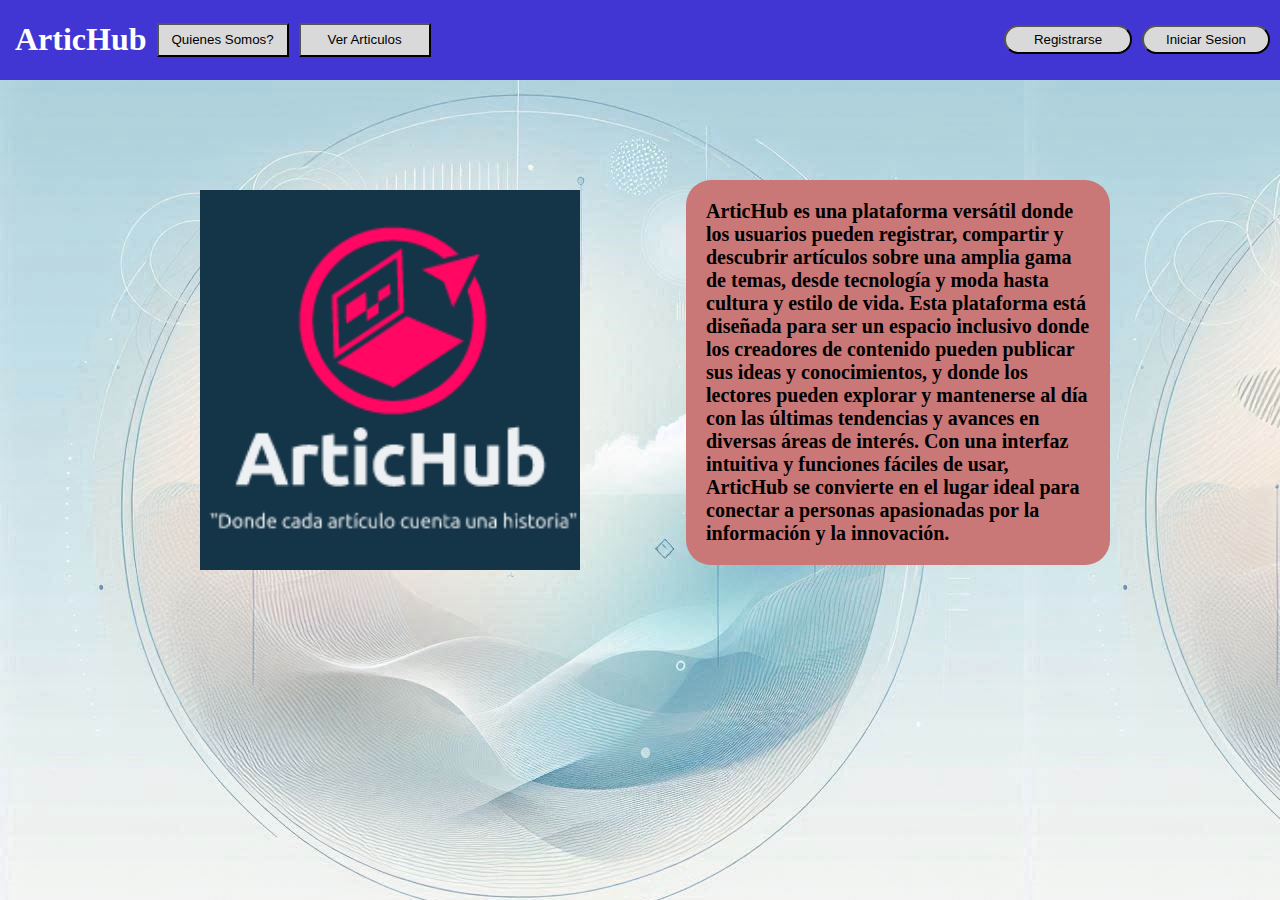
<file: index.html>
<!DOCTYPE html>
<html lang="en">

<head>
    <meta charset="UTF-8">
    <meta name="viewport" content="width=device-width, initial-scale=1.0">
    <link rel="stylesheet" href="frontend/styles/index.css">
    <title>Inicio</title>
    <link rel="icon" href="ar/079e7d0c4555412c8590abdad08ea635-free.png" type="image/x-icon"/>
</head>

<body>
    <header>
        <nav>
            <h1 id="Ini">ArticHub</h1>
            <div class="menu-1">
                <a href="index.html"><button type="button" id="Somos">Quienes Somos?</button></a>
                <a href="frontend/templates/articulos.html"><button type="button" id="Articulos">Ver Articulos</button></a>
            </div>
            <div class="menu-2">
                <button type="button" type="registrar" id="Registrarse">Registrarse</button>
                <button type="button" id="Inicio">Iniciar Sesion</button>
            </div>

            <button class="menu_boton" id="menu_boton">☰</button>
        </nav>
        <nav class="menu" id="menu">
            <a href="index.html">Quienes Somos?</a>
            <hr>
            <a href="frontend/templates/articulos.html">Ver Articulos</a>
            <hr>
            <button type="button" id="RegistrarseM">Registrarse</button>
            <hr>
            <button type="button" id="InicioM">Iniciar Sesion</button>
        </nav>
    </header>


    <div class="container" id="container">
        <div class="in-flex">
            <img src="../../ar/079e7d0c4555412c8590abdad08ea635-free.png" alt="Logo de la pagina">
        </div>

        <div class="in-flex">
            <h3>ArticHub es una plataforma versátil donde los usuarios pueden registrar, compartir y descubrir artículos
                sobre una amplia gama de temas, desde tecnología y moda hasta cultura y estilo de vida. Esta plataforma
                está diseñada para ser un espacio inclusivo donde los creadores de contenido pueden publicar sus ideas y
                conocimientos, y donde los lectores pueden explorar y mantenerse al día con las últimas tendencias y
                avances en diversas áreas de interés. Con una interfaz intuitiva y funciones fáciles de usar, ArticHub
                se convierte en el lugar ideal para conectar a personas apasionadas por la información y la innovación.
            </h3>
        </div>
    </div>

    <div class="modal-inicio" id="modal_inicio">
        <p class="close-modal" id="closeModal">&times;</p>
        <h1>Inicio de sesion</h1>
        <form action="">
            <input type="email" name="Usuario" id="usuario" placeholder="Usuario" required>
            <input type="password" name="contraseña" id="contraseña" placeholder="Contraseña" required>
            <button type="submit" id="boton_iniciar">Iniciar</button>
        </form>
        <h4 id="olvide_contra">olvidaste tu contraseña?</h4>
    </div>

    <div class="modal-contra" id="modal_contra">
        <p class="close-modal" id="closeModal">&times;</p>
        <h1>Olvidaste tu contraseña</h1>
        <form action="">
            <input type="email" placeholder="Ingrese el correo" required>
            <button type="submit" id="enviar-correo">Enviar correo</button>
        </form>
    </div>

    <div id="registroContainer" class="modal-registro">
        <p class="close-modal" id="closeModal">&times;</p>
        <h2>Registrarme</h2>
        <form action="">
            <div class="form-columns">
                <div class="left-column">
                    <input type="text" id="nombre_usuario" placeholder="Nombre usuario" required>
                    <input type="email" id="email" placeholder="Correo Electronico" required>
                    <input type="text" id="nombre_completo" placeholder="Nombre Completo" required>
                    <fieldset>
                        <legend>Género (Opcional):</legend>
                        <label>
                            <input type="radio" name="genero" value="Masculino"> Masculino
                        </label>
                        <label>
                            <input type="radio" name="genero" value="Femenino"> Femenino
                        </label>
                        <label>
                            <input type="radio" name="genero" value="Otro"> Otro
                        </label>
                        <label>
                            <input type="radio" name="genero" value="Prefiero no decirlo"> Prefiero no decirlo
                        </label>
                    </fieldset>
                </div>
                <div class="right-column">
                    <input type="date" id="fecha" placeholder="Fecha de nacimiento" required>
                    <input type="text" id="pais" placeholder="País o Región" required>
                    <input type="password" id="pass" placeholder="Contraseña" required>
                    <input type="password" id="conpass" placeholder="Confirmar Contraseña" required>
                    <button type="submit" id="registrar">Registrar</button>
                </div>
            </div>
        </form>
    </div>
    <script src="frontend/js/script.js"></script>
</body>

</html>
</file>
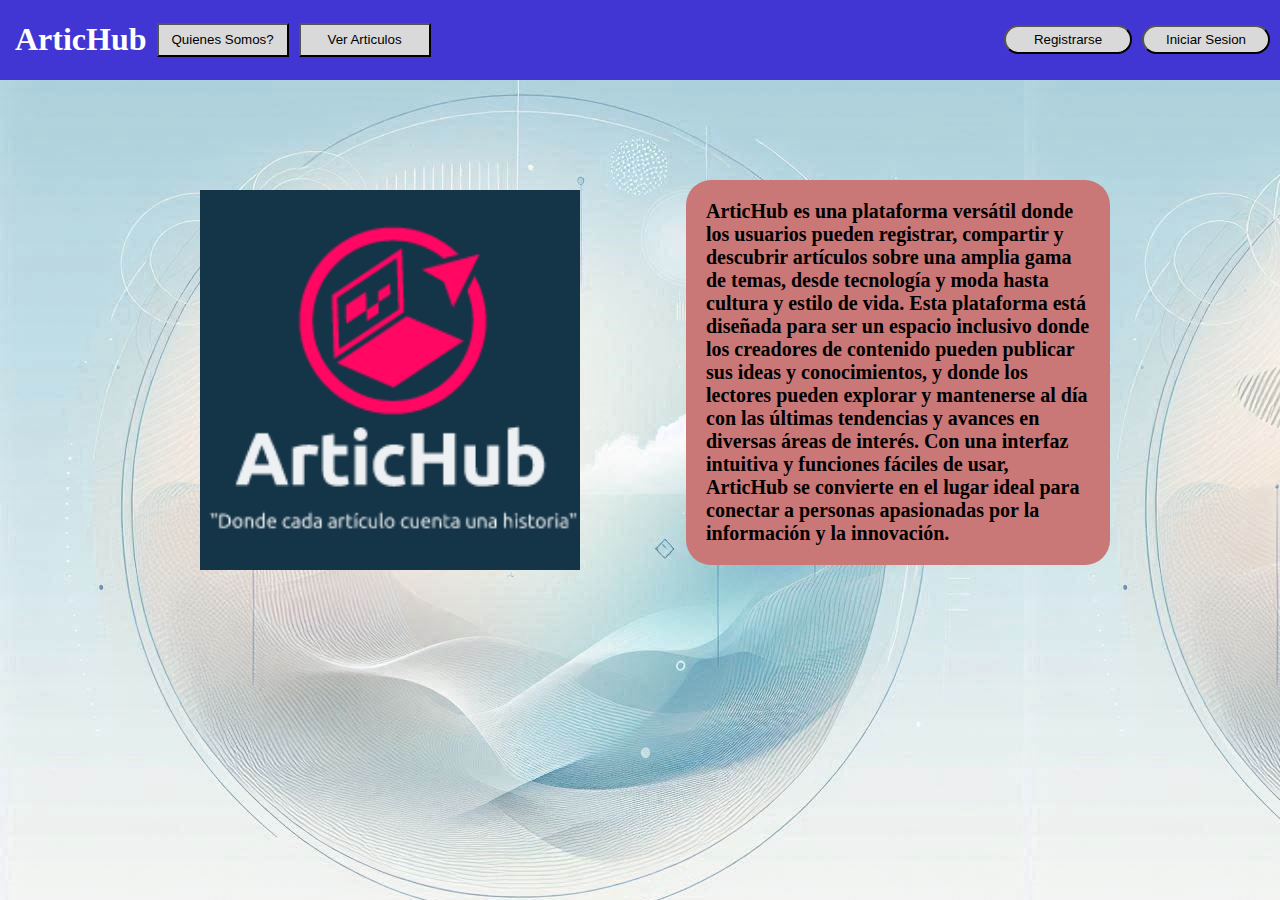
<file: frontend/templates/index.html>
<!DOCTYPE html>
<html lang="en">

<head>
    <meta charset="UTF-8">
    <meta name="viewport" content="width=device-width, initial-scale=1.0">
    <link rel="stylesheet" href="../styles/index.css">
    <title>Inicio</title>
</head>

<body>
    <header>
        <nav>
            <h1 id="Ini">ArticHub</h1>
            <div class="menu-1">
                <a href="index.html"><button type="button" id="Somos">Quienes Somos?</button></a>
                <a href="articulos.html"><button type="button" id="Articulos">Ver Articulos</button></a>
            </div>
            <div class="menu-2">
                <button type="button" type="registrar" id="Registrarse">Registrarse</button>
                <button type="button" id="Inicio">Iniciar Sesion</button>
            </div>

            <button class="menu_boton" id="menu_boton">☰</button>
        </nav>
        <nav class="menu" id="menu">
            <a href="index.html">Quienes Somos?</a>
            <hr>
            <a href="articulos.html">Ver Articulos</a>
            <hr>
            <button type="button" id="Registrarse">Registrarse</button>
            <hr>
            <button type="button" id="Inicio">Iniciar Sesion</button>
        </nav>

    </header>


    <div class="container" id="container">
        <div class="in-flex">
            <img src="../../ar/079e7d0c4555412c8590abdad08ea635-free.png" alt="Logo de la pagina">
        </div>

        <div class="in-flex">
            <h3>ArticHub es una plataforma versátil donde los usuarios pueden registrar, compartir y descubrir artículos
                sobre una amplia gama de temas, desde tecnología y moda hasta cultura y estilo de vida. Esta plataforma
                está diseñada para ser un espacio inclusivo donde los creadores de contenido pueden publicar sus ideas y
                conocimientos, y donde los lectores pueden explorar y mantenerse al día con las últimas tendencias y
                avances en diversas áreas de interés. Con una interfaz intuitiva y funciones fáciles de usar, ArticHub
                se convierte en el lugar ideal para conectar a personas apasionadas por la información y la innovación.
            </h3>
        </div>
    </div>

    <div class="modal-inicio" id="modal_inicio">
        <p class="close-modal" id="closeModal">&times;</p>
        <h1>Inicio de sesion</h1>
        <form action="">
            <input type="text" name="Usuario" id="usuario" placeholder="Usuario" required>
            <input type="text" name="contraseña" id="contraseña" placeholder="Contraseña" required>
            <button type="submit" id="boton_iniciar">Iniciar</button>
        </form>
        <h4 id="olvide_contra">olvidaste tu contraseña?</h4>
    </div>

    <div class="modal-contra" id="modal_contra">
        <p class="close-modal" id="closeModal">&times;</p>
        <h1>Olvidaste tu contraseña</h1>
        <form action="">
            <input type="email" placeholder="Ingrese el correo">
            <button type="submit" id="enviar-correo">Enviar correo</button>
        </form>
    </div>

    <div id="registroContainer" class="modal-registro">
        <p class="close-modal" id="closeModal">&times;</p>
        <h2>Registrarme</h2>
        <form action="">
            <div class="form-columns">
                <div class="left-column">
                    <input type="text" placeholder="Nombre usuario" required>
                    <input type="email" placeholder="Correo Electronico" required>
                    <input type="text" placeholder="Nombre Completo" required>
                    <fieldset>
                        <legend>Género (Opcional):</legend>
                        <label>
                            <input type="radio" name="genero" value="Masculino"> Masculino
                        </label>
                        <label>
                            <input type="radio" name="genero" value="Femenino"> Femenino
                        </label>
                        <label>
                            <input type="radio" name="genero" value="Otro"> Otro
                        </label>
                        <label>
                            <input type="radio" name="genero" value="Prefiero no decirlo"> Prefiero no decirlo
                        </label>
                    </fieldset>
                </div>
                <div class="right-column">
                    <input type="date" placeholder="Fecha de nacimiento" required>
                    <input type="text" placeholder="País o Región" required>
                    <input type="password" placeholder="Contraseña" required>
                    <input type="password" placeholder="Confirmar Contraseña" required>
                    <button type="submit" id="registrar">Registrar</button>
                </div>
            </div>
        </form>
    </div>
    <script src="../js/script.js"></script>
</body>

</html>
</file>
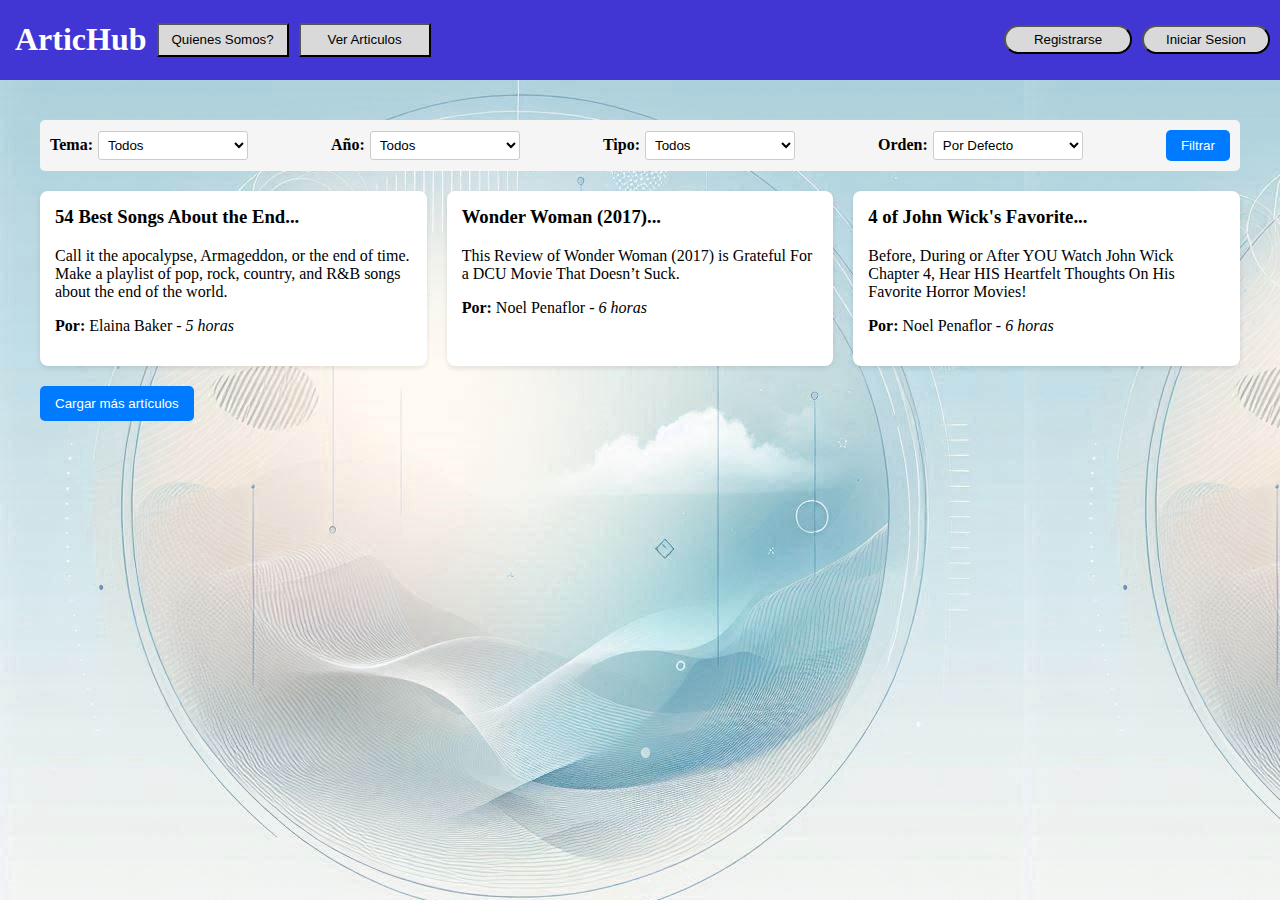
<file: frontend/templates/articulos.html>
<!DOCTYPE html>
<html lang="en">
<head>
    <meta charset="UTF-8">
    <meta name="viewport" content="width=device-width, initial-scale=1.0">
    <link rel="stylesheet" href="../styles/articulos.css">
    <title>Ver Articulos</title>
    <link rel="icon" href="../../ar/079e7d0c4555412c8590abdad08ea635-free.png" type="image/x-icon"/>
</head>
<body>
    <header>
        <nav>
            <h1 id="Ini">ArticHub</h1>
            <div class="menu-1">
                <a href="../../index.html"><button type="button" id="Somos">Quienes Somos?</button></a>
                <a href="articulos.html"><button type="button" id="Articulos">Ver Articulos</button></a>
            </div>
            <div class="menu-2">
                <button type="button" type="registrar" id="Registrarse">Registrarse</button>
                <button type="button" id="Inicio">Iniciar Sesion</button>
            </div>
            <button class="menu_boton" id="menu_boton">☰</button>
        </nav>
        <nav class="menu" id="menu">
            <a href="../../index.html">Quienes Somos?</a>
            <hr>
            <a href="articulos.html">Ver Articulos</a>
            <hr>
            <button type="button" id="RegistrarseM">Registrarse</button>
            <hr>
            <button type="button" id="InicioM">Iniciar Sesion</button>
        </nav>
    </header>

    <div class="container" id="container">
        <div class="filter-bar">
            <div class="filter-dropdown">
                <span>Tema:</span>
                <select>
                    <option value="todos">Todos</option>
                    <option value="accion">Acción</option>
                    <option value="artes-marciales">Artes Marciales</option>
                    <option value="aventuras">Aventuras</option>
                    <option value="carreras">Carreras</option>
                    <!-- Añade más opciones según sea necesario -->
                </select>
            </div>
            
            <div class="filter-dropdown">
                <span>Año:</span>
                <select>
                    <option value="todos">Todos</option>
                    <option value="2024">2024</option>
                    <option value="2023">2023</option>
                    <option value="2022">2022</option>
                    <!-- Añade más opciones según sea necesario -->
                </select>
            </div>
        
            <div class="filter-dropdown">
                <span>Tipo:</span>
                <select>
                    <option value="todos">Todos</option>
                    <option value="anime">Anime</option>
                    <option value="manga">Manga</option>
                    <!-- Añade más opciones según sea necesario -->
                </select>
            </div>

            <div class="filter-dropdown">
                <span>Orden:</span>
                <select>
                    <option value="defecto">Por Defecto</option>
                    <option value="alfabetico">Alfabético</option>
                    <option value="recientes">Más recientes</option>
                    <option value="recientes">Más antiguo</option>
                </select>
            </div>
        
            <button class="filter-button">Filtrar</button>
        </div>
        
        <div id="generoModal" class="modal">
            <div class="modal-content">
                <span class="close">&times;</span>
                <div class="category-list">
                    <label><input type="checkbox" value="accion"> Acción</label>
                    <label><input type="checkbox" value="artes-marciales"> Artes Marciales</label>
                    <label><input type="checkbox" value="aventuras"> Aventuras</label>
                    <label><input type="checkbox" value="carreras"> Carreras</label>
                    <label><input type="checkbox" value="ciencia-ficcion"> Ciencia Ficción</label>
                    <label><input type="checkbox" value="comedia"> Comedia</label>
                    <label><input type="checkbox" value="deportes"> Deportes</label>
                    <label><input type="checkbox" value="drama"> Drama</label>
                    <label><input type="checkbox" value="fantasia"> Fantasía</label>
                    <label><input type="checkbox" value="historico"> Histórico</label>
                    <!-- Añade más categorías según sea necesario -->
                </div>
                <button class="filter-button apply-filters">Aplicar Filtros</button>
            </div>
        </div>

        <div id="articles" class="articles"></div>
        <button id="loadMore" class="load-more">Cargar más artículos</button>
    </div>


    <div class="modal-inicio" id="modal_inicio">
        <p class="close-modal" id="closeModal">&times;</p>
        <h1>Inicio de sesion</h1>
        <form action="">
            <input type="email" name="Usuario" id="usuario" placeholder="Usuario" required>
            <input type="password" name="contraseña" id="contraseña" placeholder="Contraseña" required>
            <button type="submit" id="boton_iniciar">Iniciar</button>
        </form>
        <h4 id="olvide_contra">olvidaste tu contraseña?</h4>
    </div>
    
    <div class="modal-contra" id="modal_contra">
        <p class="close-modal" id="closeModal">&times;</p>
        <h1>Olvidaste tu contraseña</h1>
        <form action="">
            <input type="email" placeholder="Ingrese el correo" required>
            <button type="submit" id="enviar-correo">Enviar correo</button>
        </form>
    </div>

    <div id="registroContainer" class="modal-registro">
        <p class="close-modal" id="closeModal">&times;</p>
        <h2>Registrarme</h2>
        <form action="">
            <div class="form-columns">
                <div class="left-column">
                    <input type="text" placeholder="Nombre usuario" required>
                    <input type="email" placeholder="Correo Electronico" required>
                    <input type="text" placeholder="Nombre Completo" required>
                    <fieldset>
                        <legend>Género (Opcional):</legend>
                        <label>
                            <input type="radio" name="genero" value="Masculino"> Masculino
                        </label>
                        <label>
                            <input type="radio" name="genero" value="Femenino"> Femenino
                        </label>
                        <label>
                            <input type="radio" name="genero" value="Otro"> Otro
                        </label>
                        <label>
                            <input type="radio" name="genero" value="Prefiero no decirlo"> Prefiero no decirlo
                        </label>
                    </fieldset>
                </div>
                <div class="right-column">
                    <input type="date" placeholder="Fecha de nacimiento" required>
                    <input type="text" placeholder="País o Región" required>
                    <input type="password" placeholder="Contraseña" required>
                    <input type="password" placeholder="Confirmar Contraseña" required>
                    <button type="submit" id="registrar" onclick=registrar()>Registrar</button>
                </div>
            </div>
        </form>
    </div>
    <script src="../js/script.js"></script>
    <script src="../js/articulos.js"></script>
    
</body>
</html>
</file>
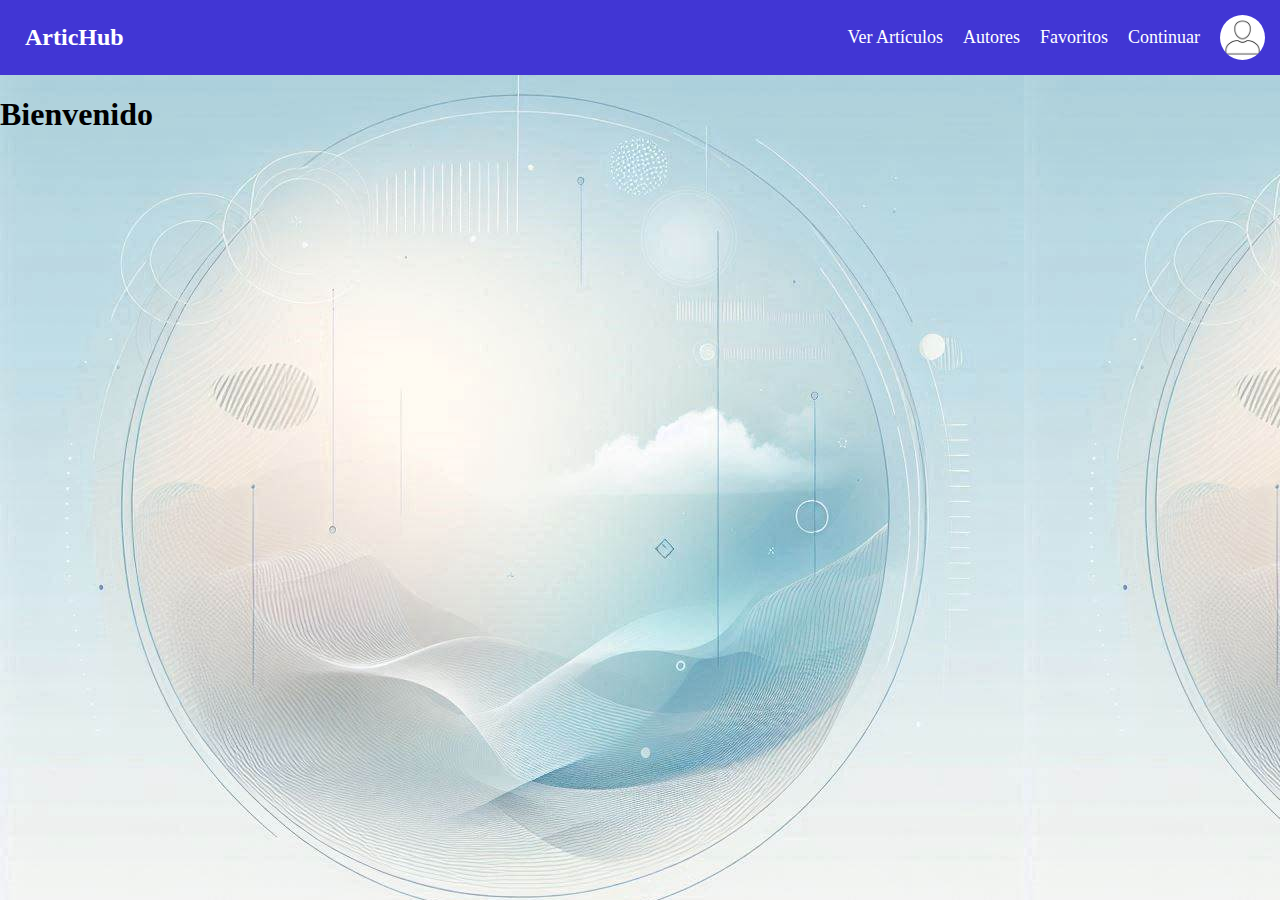
<file: frontend/templates/inicio.html>
<!DOCTYPE html>
<html lang="en">
<head>
    <meta charset="UTF-8">
    <meta name="viewport" content="width=device-width, initial-scale=1.0">
    <link rel="stylesheet" href="../styles/inicio.css">
    <title>Inicio</title>
    <link rel="icon" href="../../ar/079e7d0c4555412c8590abdad08ea635-free.png" type="image/x-icon"/>
</head>
<body>
    <header>
        <nav>
            <h1 id="Ini">ArticHub</h1>
            <div class="menu-p">
                <ul>
                    <li><a href="#">Ver Artículos</a></li>
                    <li><a href="#">Autores</a></li>
                    <li><a href="#">Favoritos</a></li>
                    <li><a href="#">Continuar</a></li>
                </ul>
                <img src="../../ar/perfil.jpg" id="foto">
            </div>
            <button class="menu_boton" id="menu_boton">☰</button>
        </nav>

        <div class="perfil" id="perfil">
            <ul>
                <li><a href="#">Perfil</a></li>
                <li><a href="#">Seguridad</a></li>
                <li><a href="#">Contactanos</a></li>
                <li><a href="#">Cerrar sesion</a></li>
            </ul>
        </div>

        <nav class="menu" id="menu">
            <ul>
                <li><img src="../../ar/perfil.jpg" id="foto-menu"></li>
                <li><a href="#">Ver Artículos</a></li>
                <li><a href="#">Autores</a></li>
                <li><a href="#">Favoritos</a></li>
                <li><a href="#">Continuar</a></li>
                <li><a href="#">Cerrar sesion</a></li>
            </ul>
        </nav>
    </header>
    
   <h1>Bienvenido</h1>
</body>
<script src="../js/inicio.js"></script>
</html>
</file>
<file: frontend/styles/index.css>
body {
    background-image: url('../../ar/OIG3.HV.jpg');
    margin: 0;
    padding: 0;
}
a {
    color: inherit;
    text-decoration: none;
}
/*Barra de navegacion */

.menu_boton {
    display: none;
    cursor: pointer;
    padding: 10px 15px;
    background-color: #4136D4;
    color: white;
    border: none;
    font-size: 24px;
    transition: background-color 0.3s;
}
nav {
    display: flex;
    justify-content: space-between;
    align-items: center;
    background-color: #4136D4;
    padding: 0 15px;
    color: #fff;
}
.menu {
    display: none;
    width: 150px;
    color: white;
    position: absolute; /* Cambiar a posición absoluta */
    right: 0;
}
.menu button{
    margin-bottom: 15px;
    /*poner el witd el heig cambia colores ajustar botones y mas*/
} 
.menu-1,
.menu-2 {
    display: flex;
    align-items: center;
}
.menu-1 {
    margin-right: 950px;
}
button {
    background-color: #D9D9D9;
}
.menu-1 button {
    width: 132px;
    height: 34px;
    margin-left: 10px;
}
.menu-2 {
    position: absolute;
    right: 0;
}
.menu-2 button {
    width: 128px;
    height: 29px;
    margin-right: 10px;
    border-radius: 15px;
}
.menu-1 button:hover,
.menu-2 button:hover {
    background-color: #B3B3B3;
}
/*Fin barra navegacion*/
.container {
    display: flex;
    flex-wrap: wrap;
    justify-content: center;
    align-items: center;
    gap: 20px;
    padding: 20px;
    min-width: 250px;
}

.in-flex {
    flex: 1;
}

.in-flex:first-child {
    flex: 2;
}

.in-flex img {
    width: 380px;
    margin-left: 180px;
    margin-top: 80px;
}

.in-flex h3 {
    width: 384px;
    background-color: #CA7777;
    font-size: 20px;
    padding-inline: 20px;
    padding-block: 20px;
    border-radius: 25px;
    margin-right: 150px;
    margin-top: 80px;
}
/*Falta media de table y terminar de ajustar el exixtente*/
@media screen and (max-width: 690px) {
    .in-flex img {
        width: 380px;
        margin-left: 0px;
        margin-top: 80px;
    }

    .in-flex h3 {
        width: 344px;
        background-color: #CA7777;
        padding-inline: 20px;
        padding-block: 20px;
        border-radius: 25px;
        margin-right: 0px;
        margin-top: 80px;
    }

    .menu-1,
    .menu-2 {
        display: none;
    }
    .menu_boton{
        display: block;
    }
    .menu button{
        width: auto;
        height: 30px;
        margin: 0;
    }
    .menu #InicioM{
        margin-bottom: 10px;
    }
    .modal-inicio{
        width: 80%;
    }
    .modal-registro {
        width: 80% !important; 
    }

    #registroContainer .form-columns {
        display: block !important; /* Forzar que se aplique el display en bloque */
    }

    #registroContainer .left-column,
    #registroContainer .right-column {
        width: 100% !important; /* Forzar que las columnas ocupen el 100% */
        margin-bottom: 10px !important; /* Añadir espacio entre los campos */
    }
    
}

/*Fin contenido*/

/*Muestra de modales*/

/*modal de inicio*/
.modal-inicio {
    display: none;
    /* El modal está oculto por defecto */
    width: 315px;
    height: 371px;
    background-color: #928D8D;
    position: fixed;
    top: 50%;
    left: 50%;
    transform: translate(-50%, -50%);
    z-index: 1000;
    padding: 20px;
    box-sizing: border-box;
    border-radius: 30px;
}

.modal-inicio input {
    width: 243px;
    height: 36px;
    margin-bottom: 20px;
}

.modal-inicio button {
    width: 122px;
    height: 34px;
    border-radius: 10px;
}

/*Cerra modal*/
.close-modal {
    position: absolute;
    top: 10px;
    right: 10px;
    font-size: 24px;
    color: white;
    cursor: pointer;
    margin: 0;
    /* Asegura que no haya espacio extra */
    padding: 0;
    /* Elimina cualquier padding predeterminado */
}

/*Cerra modal*/
.close-modal:hover {
    color: red;
}

.modal-inicio,
.modal-contra {
    text-align: center;
}

.modal-inicio button:hover {
    background-color: #A0A0A0;
}

#olvide_contra {
    padding-top: 5px;
    text-align: right;
}

#olvide_contra:hover {
    color: red;
}

/*modal olvide*/
.modal-contra {
    display: none;
    width: 315px;
    height: 371px;
    background-color: #928D8D;
    position: fixed;
    top: 50%;
    left: 50%;
    transform: translate(-50%, -50%);
    z-index: 1000;
    padding: 20px;
    box-sizing: border-box;
    border-radius: 30px;
}

.modal-contra input {
    width: 243px;
    height: 36px;
    margin-bottom: 20px;
}

.modal-contra button {
    width: 122px;
    height: 34px;
    border-radius: 10px;
}

.modal-contra button:hover {
    background-color: #A0A0A0;
}

/*Modal registro*/
.modal-registro {
    display: none;
    background-color: #928D8D;
    position: fixed;
    top: calc(50% + 30px);
    left: 50%;
    transform: translate(-50%, -50%);
    z-index: 1000;
    padding: 20px;
    box-sizing: border-box;
    border-radius: 30px;
}

#registroContainer {
    width: 500px;
    padding: 20px;
    margin: auto;
    text-align: center;
}

#registroContainer h2 {
    font-size: 24px;
    margin-bottom: 20px;
}

#registroContainer .form-columns {
    display: flex;
    justify-content: space-between;
}

#registroContainer .left-column,
#registroContainer .right-column {
    width: 45%;
}

#registroContainer fieldset {
    border: 1px solid #000;
    padding: 10px;
    margin-top: 10px;
    border-radius: 10px;
    text-align: left;
    /* Para alinear el contenido a la izquierda */
}

#registroContainer fieldset legend {
    font-weight: bold;
    font-size: 14px;
}

#registroContainer fieldset label {
    display: flex;
    align-items: center;
    margin-bottom: 10px;
    font-size: 14px;
}

#registroContainer input[type="radio"] {
    margin-right: 8px;
}

#registroContainer input[type="text"],
#registroContainer input[type="email"],
#registroContainer input[type="password"],
#registroContainer input[type="date"] {
    width: 100%;
    padding: 10px;
    margin-bottom: 10px;
    border: 1px solid #C4C4C4;
    border-radius: 5px;
    box-sizing: border-box;
}

#registroContainer button[type="submit"] {
    width: 126px;
    height: 36px;
    margin-top: 20px;
    background-color: #B3B3B3;
    border: none;
    border-radius: 10px;
    font-size: 18px;
    cursor: pointer;
}

#registroContainer button[type="submit"]:hover {
    background-color: #A0A0A0;
}

/*Poner borrosa la pagina*/
.blur-background {
    filter: blur(5px);
    transition: filter 0.3s ease;
}
</file>
<file: frontend/styles/articulos.css>
body {
    background-image: url('../../ar/OIG3.HV.jpg');
    margin: 0;
    padding: 0;
}

a{
    color: inherit;
    text-decoration: none;
}
/*Barra de navegacion */
nav {
    display: flex;
    justify-content: space-between;
    align-items: center;
    background-color: #4136D4;
    padding: 0 15px;
    color: #fff;
}

/* Ocultar el menú móvil por defecto */
.menu {
    display: none;
    width: 150px;
    color: white;
    position: absolute; /* Cambiar a posición absoluta */
    right: 0;
}
.menu button{
    margin-bottom: 15px;
    /*poner el witd el heig cambia colores ajustar botones y mas*/
} 
.menu_boton {
    display: none;
    cursor: pointer;
    padding: 10px 15px;
    background-color: #4136D4;
    color: white;
    border: none;
    font-size: 24px;
    transition: background-color 0.3s;
}

.menu-1, .menu-2 {
    display: flex;
    align-items: center;
}
button{
    background-color: #D9D9D9;
}

.menu-1 button {
    width: 132px;
    height: 34px;
    margin-left: 10px;
}

.menu-1 {
    margin-right: 950px;
}
.menu-2 {
    position: absolute;
    right: 0;
}

.menu-2 button {
    width: 128px;
    height: 29px;
    margin-right: 10px;
    border-radius: 15px;
}

.menu-1 button:hover, .menu-2 button:hover {
    background-color: #B3B3B3;
}
/*Fin barra de navegacion*/

@media screen and (max-width: 690px){
    .menu-1,
    .menu-2 {
        display: none;
    }
    .menu_boton{
        display: block;
    }
    .menu button{
        width: auto;
        height: 30px;
        margin: 0;
    }
    .menu #InicioM{
        margin-bottom: 10px;
    }
    .modal-inicio{
        width: 80%;
    }
    .modal-registro {
        width: 80% !important; 
    }

    #registroContainer .form-columns {
        display: block !important; /* Forzar que se aplique el display en bloque */
    }

    #registroContainer .left-column,
    #registroContainer .right-column {
        width: 100% !important; /* Forzar que las columnas ocupen el 100% */
        margin-bottom: 10px !important; /* Añadir espacio entre los campos */
    }

    .filter-bar {
        flex-direction: column; /* Para pantallas pequeñas, muestra los elementos en columna */
        align-items: stretch;
    }

    .filter-dropdown, .filter-button {
        width: 100%; /* Los elementos ocupan el ancho completo */
        margin-bottom: 10px; /* Añade espacio entre los elementos en pantallas pequeñas */
    }
}


.modal-inicio {
    display: none; /* El modal está oculto por defecto */
    width: 315px;
    height: 371px;
    background-color: #928D8D;
    position: fixed;
    top: 50%;
    left: 50%;
    transform: translate(-50%, -50%);
    z-index: 1000;
    padding: 20px;
    box-sizing: border-box;
    border-radius: 30px;
}

.modal-inicio input{
    width: 243px;
    height: 36px;
    margin-bottom: 20px;
}
.modal-inicio button{
    width: 122px;
    height: 34px;
    border-radius: 10px;
}
 /*Cerra modal*/
.close-modal {
    position: absolute;
    top: 10px;
    right: 10px;
    font-size: 24px;
    color: white;
    cursor: pointer;
    margin: 0; /* Asegura que no haya espacio extra */
    padding: 0; /* Elimina cualquier padding predeterminado */
}
 /*Cerra modal*/
.close-modal:hover {
    color: red;
}

.modal-inicio, .modal-contra{
    text-align: center;
}
.modal-inicio button:hover{
    background-color: #A0A0A0;
}

#olvide_contra{
    padding-top: 5px;
    text-align: right;
}

#olvide_contra:hover{
    color:red;
}
/*modal olvide*/
.modal-contra {
    display: none; 
    width: 315px;
    height: 371px;
    background-color: #928D8D;
    position: fixed;
    top: 50%;
    left: 50%;
    transform: translate(-50%, -50%);
    z-index: 1000;
    padding: 20px;
    box-sizing: border-box;
    border-radius: 30px;
}

.modal-contra input{
    width: 243px;
    height: 36px;
    margin-bottom: 20px;
}
.modal-contra button{
    width: 122px;
    height: 34px;
    border-radius: 10px;
}
.modal-contra button:hover{
    background-color: #A0A0A0;
}

/*Modal registro*/
.modal-registro{
    display: none;
    background-color: #928D8D;
    position: fixed;
    top: 50%;
    left: 50%;
    transform: translate(-50%, -50%);
    z-index: 1000;
    padding: 20px;
    box-sizing: border-box;
    border-radius: 30px;
}

#registroContainer {
    width: 500px;
    padding: 20px;
    margin: auto;
    text-align: center;
}

#registroContainer h2 {
    font-size: 24px;
    margin-bottom: 20px;
}

#registroContainer .form-columns {
    display: flex;
    justify-content: space-between;
}

#registroContainer .left-column,
#registroContainer .right-column {
    width: 45%;
}

#registroContainer fieldset {
    border: 1px solid #000;
    padding: 10px;
    margin-top: 10px;
    border-radius: 10px;
    text-align: left; /* Para alinear el contenido a la izquierda */
}

#registroContainer fieldset legend {
    font-weight: bold;
    font-size: 14px;
}

#registroContainer fieldset label {
    display: flex;
    align-items: center;
    margin-bottom: 10px;
    font-size: 14px;
}

#registroContainer input[type="radio"] {
    margin-right: 8px;
}

#registroContainer input[type="text"],
#registroContainer input[type="email"],
#registroContainer input[type="password"],
#registroContainer input[type="date"] {
    width: 100%;
    padding: 10px;
    margin-bottom: 10px;
    border: 1px solid #C4C4C4;
    border-radius: 5px;
    box-sizing: border-box;
}

#registroContainer button[type="submit"] {
    width: 126px;
    height: 36px;
    margin-top: 20px;
    background-color: #B3B3B3;
    border: none;
    border-radius: 10px;
    font-size: 18px;
    cursor: pointer;
}

#registroContainer button[type="submit"]:hover {
    background-color: #A0A0A0;
}

/*Poner borrosa la pagina*/
.blur-background {
    filter: blur(5px);
    transition: filter 0.3s ease;
}



/*css para articulos*/
.container {
    max-width: 1200px;
    margin: 20px auto; /* Añade margen superior de 20px */
    padding-top: 20px;
}

.articles {
    display: grid;
    grid-template-columns: repeat(auto-fill, minmax(300px, 1fr));
    gap: 20px;
}

.article {
    background: white;
    border-radius: 8px;
    padding: 15px;
    box-shadow: 0 2px 5px rgba(0, 0, 0, 0.1);
}

.article h3 {
    margin-top: 0;
}

.load-more {
    margin-top: 20px;
    padding: 10px 15px;
    background: #007BFF;
    color: white;
    border: none;
    border-radius: 5px;
    cursor: pointer;
}

.load-more:hover {
    background: #0056b3;
}

/**/


/* Estilos para la barra de filtros */
.filter-bar {
    display: flex;
    flex-wrap: wrap; /* Permite que los elementos se ajusten */
    align-items: center;
    justify-content: space-between;
    background-color: #f5f5f5;
    padding: 10px;
    border-radius: 5px;
    margin-bottom: 20px;
    gap: 10px; /* Añadir espacio entre los elementos */
}

.filter-dropdown {
    display: flex;
    align-items: center;
    margin-right: 10px;
}

.filter-dropdown span {
    margin-right: 5px;
    font-weight: bold;
}

.filter-dropdown select {
    padding: 5px;
    border-radius: 3px;
    border: 1px solid #ccc;
    background-color: #fff;
    cursor: pointer;
    width: 150px; /* Ajusta el ancho del selector */
}

.filter-button {
    padding: 8px 15px;
    background-color: #007bff;
    color: white;
    border: none;
    border-radius: 5px;
    cursor: pointer;
    white-space: nowrap; /* Evita que el texto se rompa en varias líneas */
}

.filter-button:hover {
    background-color: #0056b3;
}

/* Estilos para el modal */
.modal {
    display: none;
    position: fixed;
    z-index: 1;
    left: 0;
    top: 0;
    width: 100%;
    height: 100%;
    overflow: auto;
    background-color: rgb(0,0,0);
    background-color: rgba(0,0,0,0.4);
}

.modal-content {
    background-color: #fefefe;
    margin: 15% auto;
    padding: 20px;
    border: 1px solid #888;
    width: 80%;
    max-width: 600px;
    border-radius: 10px;
}

.close {
    color: #aaa;
    float: right;
    font-size: 28px;
    font-weight: bold;
    cursor: pointer;
}

.close:hover,
.close:focus {
    color: black;
    text-decoration: none;
    cursor: pointer;
}

.category-list {
    display: flex;
    flex-wrap: wrap;
    margin-top: 10px;
}

.category-list label {
    display: flex;
    align-items: center;
    margin-right: 20px;
    margin-bottom: 10px;
    font-weight: normal;
}

.category-list input[type="checkbox"] {
    margin-right: 5px;
}

.apply-filters {
    margin-top: 15px;
}
</file>
<file: frontend/styles/inicio.css>
body {
    background-image: url('../../ar/OIG3.HV.jpg');
    margin: 0;
    padding: 0;
}

/* Estilos generales para la barra de navegación */
nav {
    display: flex;
    justify-content: space-between;
    align-items: center;
    background-color: #4136D4;
    padding: 15px 15px;
    color: #fff;
    position: relative;
}

.menu-p {
    display: flex;
    align-items: center;
}

/* Ajustamos la lista del menú principal */
.menu-p ul {
    display: flex;
    list-style-type: none;
    margin: 0;
    padding: 0;
}

.menu-p ul li {
    margin-right: 20px;
}

.menu-p ul li a {
    color: white;
    text-decoration: none;
    font-size: 18px;
    transition: color 0.3s;
}

.menu-p ul li a:hover {
    color: #B3B3B3;
}

h1#Ini {
    margin: 0;
    font-size: 24px;
    margin-left: 10px;
}

#foto, #foto-menu {
    width: 45px;
    height: 45px;
    border-radius: 50%;
    object-fit: cover;
}

#foto{
    cursor: pointer;
}
#foto-menu{
    display: block;
    margin: auto;
    cursor: pointer;
}

/* Estilos del botón de menú para móviles */
.menu_boton {
    display: none;
    cursor: pointer;
    padding: 10px 15px;
    background-color: #4136D4;
    color: white;
    border: none;
    font-size: 24px;
    transition: background-color 0.3s;
}

/* Estilos del menú móvil */
.menu {
    display: none;
    flex-direction: column;
    align-items: flex-start;
    background-color: #4136D4;
    width: 150px;
    position: absolute;
    top: 60px;
    right: 0;
    z-index: 1;
}

.menu ul {
    list-style-type: none;
    padding: 0;
    margin: 0;
    width: 100%;
}

.menu ul li {
    width: 100%;
    padding: 10px 15px;
    border-bottom: 1px solid #fff;
}

.menu ul li a {
    color: white;
    text-decoration: none;
    font-size: 18px;
    display: block;
}

.menu ul li a:hover {
    background-color: #5757f5;
}

.perfil {
    display: none;
    width: 150px;
    background-color: #4136D4;
    position: absolute;
    right: 0;
}

.perfil ul {
    list-style: none; 
    padding: 0;
    margin: 0;
}

.perfil ul li {
    border-left: 3px solid transparent; 
}

.perfil ul li a {
    display: block;
    padding: 10px;
    color: white;
    text-decoration: none;
    font-size: 16px;
    text-align: left;
}

.perfil ul li:hover {
    background-color: #5A4FF8;
    border-left: 3px solid white;
}

/* Estilos para pantallas grandes (PC) */
@media screen and (min-width: 690px) {
    .menu_boton {
        display: none; /* Ocultar botón de menú en PC */
    }

    .menu {
        display: none; /* Ocultar el menú móvil en PC */
    }

    #foto {
        display: block; /* Mostrar la imagen en la barra de navegación para pantallas grandes */
    }

    #foto-menu {
        display: none; /* Ocultar la imagen de perfil dentro del menú en pantallas grandes */
    }
}

/* Estilos para pantallas pequeñas (móvil) */
@media screen and (max-width: 690px) {
    .menu-p ul {
        display: none; /* Ocultar el menú principal en móviles */
    }

    .menu_boton {
        display: block; /* Mostrar el botón de menú en móviles */
    }

    .menu {
        display: none; /* Mostrar el menú en columna al hacer clic en el botón */
    }

    #foto {
        display: none; /* Ocultar la imagen de perfil en la barra de navegación para pantallas pequeñas */
    }

    #foto-menu {
        display: block; /* Mostrar la imagen de perfil solo dentro del menú en pantallas pequeñas */
    }
}
</file>
